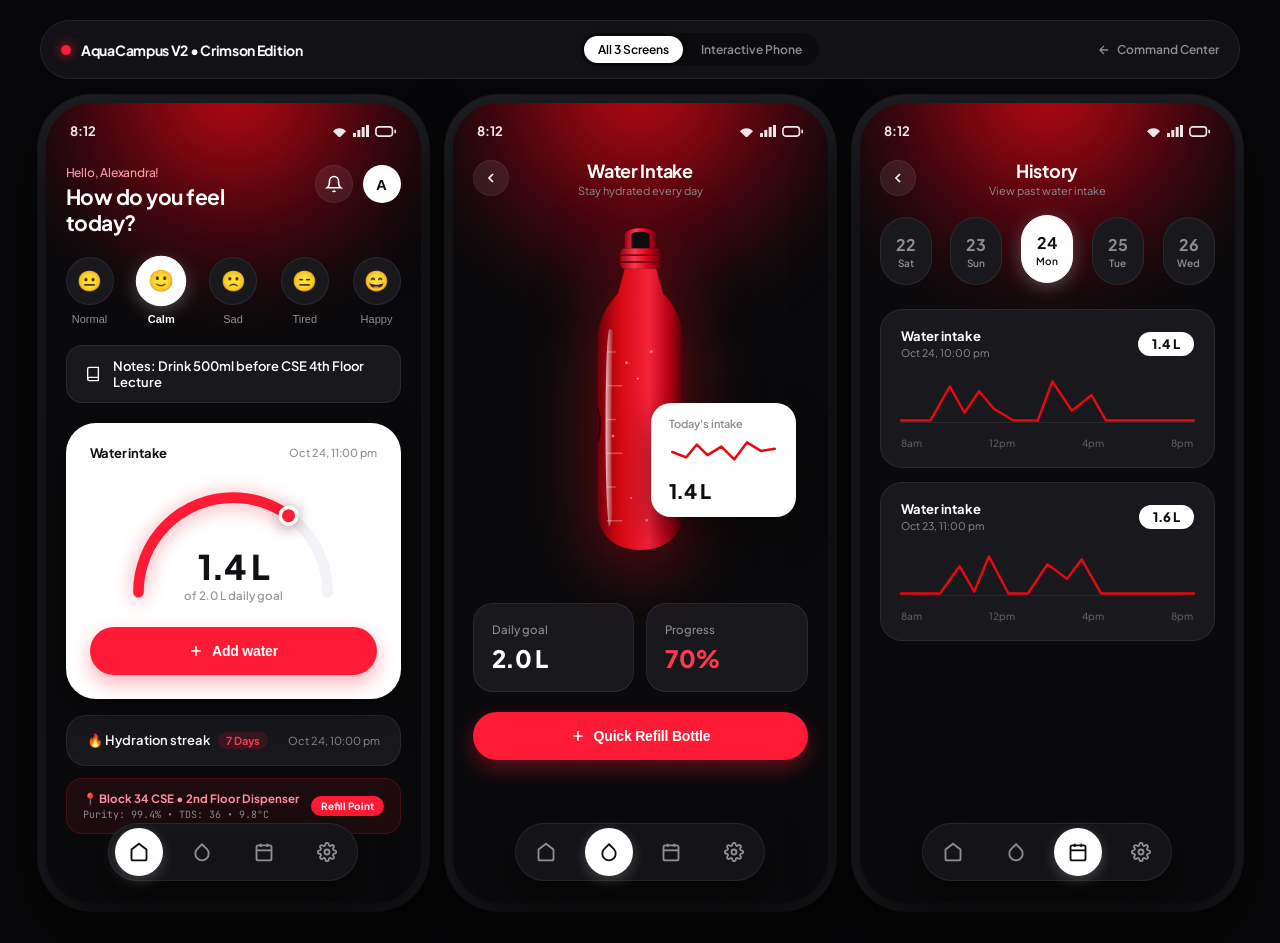
<file: app/index.html>
<!DOCTYPE html>
<html lang="en">
<head>
  <meta charset="UTF-8">
  <meta name="viewport" content="width=device-width, initial-scale=1.0, maximum-scale=1.0, user-scalable=no, viewport-fit=cover">
  <title>AquaCampus • Water Intake & Campus Telemetry</title>
  <link rel="manifest" href="manifest.json">
  <meta name="theme-color" content="#0C0C0E">
  <meta name="apple-mobile-web-app-capable" content="yes">
  <meta name="apple-mobile-web-app-status-bar-style" content="black-translucent">
  <link rel="icon" type="image/svg+xml" href="../logo.svg">
  <link rel="preconnect" href="https://fonts.googleapis.com">
  <link rel="preconnect" href="https://fonts.gstatic.com" crossorigin>
  <link href="https://fonts.googleapis.com/css2?family=Plus+Jakarta+Sans:wght@300;400;500;600;700;800&family=JetBrains+Mono:wght@400;500;600&display=swap" rel="stylesheet">

  <style>
    :root {
      --bg-pitch: #0A0A0C;
      --bg-dark: #101014;
      --card-dark: #18181D;
      --card-dark-subtle: #141418;
      --card-white: #FFFFFF;
      --text-white: #FFFFFF;
      --text-muted: #8E8E93;
      --text-subtle: #5C5C62;
      --text-dark: #0E0E12;
      --text-dark-muted: #6E6E73;
      --crimson-vibrant: #FF1A35;
      --crimson-primary: #E50914;
      --crimson-glow: #FF2B44;
      --crimson-deep: #7A000D;
      --border-subtle: rgba(255, 255, 255, 0.08);
      --border-light: rgba(255, 255, 255, 0.15);
      --font-main: 'Plus Jakarta Sans', -apple-system, BlinkMacSystemFont, 'Segoe UI', Roboto, sans-serif;
    }

    * {
      box-sizing: border-box;
      margin: 0;
      padding: 0;
      -webkit-tap-highlight-color: transparent;
      user-select: none;
    }

    body {
      background-color: #070709;
      color: var(--text-white);
      font-family: var(--font-main);
      min-height: 100vh;
      display: flex;
      flex-direction: column;
      align-items: center;
      justify-content: flex-start;
      overflow-x: hidden;
      padding: 20px 10px 40px;
    }

    /* Top Studio Controls Bar (for desktop preview & switching modes) */
    .studio-bar {
      display: flex;
      align-items: center;
      justify-content: space-between;
      width: 100%;
      max-width: 1200px;
      margin-bottom: 24px;
      padding: 12px 20px;
      background: rgba(24, 24, 29, 0.7);
      backdrop-filter: blur(20px);
      border: 1px solid var(--border-subtle);
      border-radius: 9999px;
      z-index: 100;
    }

    .brand-pill {
      display: flex;
      align-items: center;
      gap: 10px;
      font-weight: 700;
      font-size: 14px;
      letter-spacing: -0.3px;
    }

    .brand-dot {
      width: 10px;
      height: 10px;
      background: var(--crimson-vibrant);
      border-radius: 50%;
      box-shadow: 0 0 12px var(--crimson-vibrant);
      animation: pulse 2s infinite ease-in-out;
    }

    .mode-switch {
      display: flex;
      background: rgba(0, 0, 0, 0.4);
      border-radius: 9999px;
      padding: 3px;
      gap: 4px;
    }

    .mode-btn {
      background: transparent;
      border: none;
      color: var(--text-muted);
      padding: 6px 14px;
      font-size: 12px;
      font-weight: 600;
      border-radius: 9999px;
      cursor: pointer;
      transition: all 0.25s ease;
      font-family: var(--font-main);
    }

    .mode-btn.active {
      background: #FFFFFF;
      color: #000000;
      box-shadow: 0 2px 8px rgba(0, 0, 0, 0.3);
    }

    .back-to-cmd {
      display: flex;
      align-items: center;
      gap: 6px;
      color: var(--text-muted);
      text-decoration: none;
      font-size: 12px;
      font-weight: 600;
      transition: color 0.2s;
    }
    .back-to-cmd:hover {
      color: #FFFFFF;
    }

    /* Showcase Layout Container */
    .showcase-container {
      display: flex;
      gap: 32px;
      align-items: flex-start;
      justify-content: center;
      width: 100%;
      max-width: 1300px;
      transition: all 0.4s ease;
      flex-wrap: wrap;
    }

    /* Mobile Device Shell */
    .phone-frame {
      width: 375px;
      height: 800px;
      background: var(--bg-pitch);
      border-radius: 46px;
      box-shadow: 0 25px 60px rgba(0, 0, 0, 0.8), 0 0 0 8px #1E1E24, 0 0 0 9px rgba(255, 255, 255, 0.08);
      position: relative;
      overflow: hidden;
      display: flex;
      flex-direction: column;
      flex-shrink: 0;
      transition: transform 0.3s cubic-bezier(0.16, 1, 0.3, 1), box-shadow 0.3s ease;
    }

    .phone-frame:hover {
      box-shadow: 0 30px 80px rgba(229, 9, 20, 0.15), 0 0 0 8px #26262D, 0 0 0 9px rgba(255, 255, 255, 0.12);
    }

    /* Crimson Top Ambient Glow */
    .crimson-glow-bg {
      position: absolute;
      top: -120px;
      left: 50%;
      transform: translateX(-50%);
      width: 380px;
      height: 340px;
      background: radial-gradient(circle at 50% 30%, rgba(229, 9, 20, 0.85) 0%, rgba(150, 0, 16, 0.45) 45%, rgba(10, 10, 12, 0) 75%);
      filter: blur(28px);
      pointer-events: none;
      z-index: 1;
    }

    /* Status Bar */
    .phone-status-bar {
      height: 44px;
      padding: 12px 24px 0;
      display: flex;
      align-items: center;
      justify-content: space-between;
      font-size: 13px;
      font-weight: 700;
      color: rgba(255, 255, 255, 0.9);
      position: relative;
      z-index: 10;
    }

    .status-icons {
      display: flex;
      align-items: center;
      gap: 6px;
    }

    /* Phone Scrollable Body */
    .phone-body {
      flex: 1;
      overflow-y: auto;
      overflow-x: hidden;
      padding: 12px 20px 96px;
      position: relative;
      z-index: 5;
      scrollbar-width: none;
    }
    .phone-body::-webkit-scrollbar {
      display: none;
    }

    /* Floating Bottom Navigation Dock */
    .bottom-dock {
      position: absolute;
      bottom: 22px;
      left: 50%;
      transform: translateX(-50%);
      background: rgba(22, 22, 27, 0.88);
      backdrop-filter: blur(24px);
      -webkit-backdrop-filter: blur(24px);
      border: 1px solid rgba(255, 255, 255, 0.08);
      border-radius: 9999px;
      height: 58px;
      padding: 4px 6px;
      display: flex;
      align-items: center;
      justify-content: space-between;
      gap: 8px;
      width: 250px;
      box-shadow: 0 16px 36px rgba(0, 0, 0, 0.6);
      z-index: 50;
    }

    .dock-btn {
      width: 48px;
      height: 48px;
      border-radius: 50%;
      border: none;
      background: transparent;
      color: var(--text-muted);
      display: flex;
      align-items: center;
      justify-content: center;
      cursor: pointer;
      transition: all 0.25s cubic-bezier(0.16, 1, 0.3, 1);
    }

    .dock-btn svg {
      width: 20px;
      height: 20px;
      stroke-width: 2.2;
      transition: all 0.2s;
    }

    .dock-btn.active {
      background: #FFFFFF;
      color: #0E0E12;
      box-shadow: 0 4px 14px rgba(255, 255, 255, 0.2);
    }
    .dock-btn.active svg {
      stroke: #0E0E12;
    }

    /* Screen 1: Home View Specifics */
    .home-header {
      display: flex;
      justify-content: space-between;
      align-items: flex-start;
      margin-top: 6px;
      margin-bottom: 20px;
    }

    .greeting-sub {
      font-size: 12px;
      font-weight: 500;
      color: #FF9AA4;
      margin-bottom: 4px;
      letter-spacing: -0.2px;
    }

    .greeting-title {
      font-size: 21px;
      font-weight: 700;
      color: #FFFFFF;
      line-height: 1.25;
      letter-spacing: -0.5px;
    }

    .header-actions {
      display: flex;
      align-items: center;
      gap: 10px;
    }

    .action-circle-btn {
      width: 38px;
      height: 38px;
      border-radius: 50%;
      background: rgba(255, 255, 255, 0.08);
      border: 1px solid rgba(255, 255, 255, 0.06);
      color: #FFFFFF;
      display: flex;
      align-items: center;
      justify-content: center;
      cursor: pointer;
      transition: all 0.2s;
    }
    .action-circle-btn:hover {
      background: rgba(255, 255, 255, 0.15);
    }

    .avatar-btn {
      width: 38px;
      height: 38px;
      border-radius: 50%;
      background: #FFFFFF;
      color: #0E0E12;
      font-weight: 700;
      font-size: 15px;
      border: none;
      display: flex;
      align-items: center;
      justify-content: center;
      cursor: pointer;
    }

    /* Mood Selector Bar */
    .mood-section {
      margin-bottom: 20px;
    }

    .mood-row {
      display: flex;
      justify-content: space-between;
      align-items: center;
    }

    .mood-item {
      display: flex;
      flex-direction: column;
      align-items: center;
      gap: 8px;
      background: transparent;
      border: none;
      cursor: pointer;
    }

    .mood-circle {
      width: 48px;
      height: 48px;
      border-radius: 50%;
      background: #18181D;
      border: 1px solid rgba(255, 255, 255, 0.08);
      color: var(--text-muted);
      display: flex;
      align-items: center;
      justify-content: center;
      font-size: 20px;
      transition: all 0.25s cubic-bezier(0.16, 1, 0.3, 1);
    }

    .mood-label {
      font-size: 11px;
      font-weight: 500;
      color: var(--text-muted);
      transition: color 0.2s;
    }

    .mood-item.active .mood-circle {
      background: #FFFFFF;
      color: #0E0E12;
      border-color: #FFFFFF;
      box-shadow: 0 4px 16px rgba(255, 255, 255, 0.25);
      transform: scale(1.05);
    }
    .mood-item.active .mood-label {
      color: #FFFFFF;
      font-weight: 600;
    }

    /* Notes Pill */
    .notes-pill {
      background: #18181D;
      border: 1px solid var(--border-subtle);
      border-radius: 16px;
      padding: 12px 18px;
      display: flex;
      align-items: center;
      gap: 12px;
      color: #FFFFFF;
      font-size: 13px;
      font-weight: 600;
      margin-bottom: 20px;
      cursor: pointer;
      transition: all 0.2s ease;
    }
    .notes-pill:hover {
      background: #202026;
      border-color: rgba(255, 255, 255, 0.15);
    }

    /* Stark White Water Intake Hero Card */
    .hero-water-card {
      background: var(--card-white);
      border-radius: 30px;
      padding: 22px 24px 24px;
      color: var(--text-dark);
      margin-bottom: 16px;
      box-shadow: 0 16px 40px rgba(0, 0, 0, 0.35);
      position: relative;
    }

    .card-top-row {
      display: flex;
      justify-content: space-between;
      align-items: center;
      margin-bottom: 8px;
    }

    .card-title {
      font-size: 13px;
      font-weight: 700;
      letter-spacing: -0.2px;
      color: #111115;
    }

    .card-timestamp {
      font-size: 11px;
      font-weight: 500;
      color: #8E8E93;
    }

    /* Semi-Circle SVG Progress Gauge */
    .gauge-wrapper {
      position: relative;
      width: 100%;
      height: 140px;
      display: flex;
      align-items: center;
      justify-content: center;
      margin-top: 4px;
    }

    .gauge-svg {
      width: 250px;
      height: 130px;
      overflow: visible;
    }

    .gauge-track {
      fill: none;
      stroke: #F2F2F7;
      stroke-width: 9;
      stroke-linecap: round;
    }

    .gauge-progress {
      fill: none;
      stroke: var(--crimson-vibrant);
      stroke-width: 9;
      stroke-linecap: round;
      stroke-dasharray: 283;
      stroke-dashoffset: 85; /* Dynamic via JS */
      transition: stroke-dashoffset 0.8s cubic-bezier(0.16, 1, 0.3, 1);
      filter: drop-shadow(0 2px 8px rgba(229, 9, 20, 0.4));
    }

    .gauge-scrubber {
      fill: var(--crimson-vibrant);
      stroke: #FFFFFF;
      stroke-width: 3;
      filter: drop-shadow(0 2px 6px rgba(0, 0, 0, 0.3));
      transition: all 0.8s cubic-bezier(0.16, 1, 0.3, 1);
    }

    .gauge-center-stat {
      position: absolute;
      bottom: 6px;
      left: 50%;
      transform: translateX(-50%);
      text-align: center;
      display: flex;
      flex-direction: column;
      align-items: center;
    }

    .current-liters {
      font-size: 34px;
      font-weight: 800;
      color: #101014;
      line-height: 1;
      letter-spacing: -1px;
    }

    .goal-caption {
      font-size: 11.5px;
      font-weight: 500;
      color: #8E8E93;
      margin-top: 4px;
    }

    .add-water-btn {
      width: 100%;
      height: 48px;
      background: var(--crimson-vibrant);
      color: #FFFFFF;
      border: none;
      border-radius: 9999px;
      font-size: 14px;
      font-weight: 700;
      letter-spacing: -0.2px;
      cursor: pointer;
      display: flex;
      align-items: center;
      justify-content: center;
      gap: 8px;
      margin-top: 18px;
      transition: all 0.2s cubic-bezier(0.16, 1, 0.3, 1);
      box-shadow: 0 8px 20px rgba(255, 26, 53, 0.35);
    }
    .add-water-btn:hover {
      background: #FF2E47;
      transform: translateY(-1px);
      box-shadow: 0 10px 24px rgba(255, 26, 53, 0.45);
    }
    .add-water-btn:active {
      transform: scale(0.98);
    }

    /* Hydration Streak Card */
    .streak-card {
      background: var(--card-dark);
      border: 1px solid var(--border-subtle);
      border-radius: 20px;
      padding: 16px 20px;
      display: flex;
      align-items: center;
      justify-content: space-between;
      color: #FFFFFF;
      cursor: pointer;
      transition: background 0.2s;
    }
    .streak-card:hover {
      background: #1F1F26;
    }

    .streak-title {
      font-size: 13px;
      font-weight: 600;
      display: flex;
      align-items: center;
      gap: 8px;
    }

    .streak-time {
      font-size: 11px;
      color: var(--text-muted);
    }

    /* Campus Station Quick-Telemetry Banner */
    .campus-station-pill {
      margin-top: 12px;
      background: rgba(255, 26, 53, 0.08);
      border: 1px solid rgba(255, 26, 53, 0.2);
      border-radius: 16px;
      padding: 12px 16px;
      display: flex;
      align-items: center;
      justify-content: space-between;
      cursor: pointer;
    }

    .station-info {
      display: flex;
      flex-direction: column;
      gap: 2px;
    }
    .station-name {
      font-size: 11.5px;
      font-weight: 700;
      color: #FF8F9B;
    }
    .station-telemetry {
      font-size: 10px;
      color: var(--text-muted);
      font-family: 'JetBrains Mono', monospace;
    }

    .refill-badge {
      background: var(--crimson-vibrant);
      color: #FFFFFF;
      font-size: 10px;
      font-weight: 700;
      padding: 4px 10px;
      border-radius: 9999px;
    }

    /* Screen 2: Bottle View Specifics */
    .screen-header {
      display: flex;
      align-items: center;
      justify-content: space-between;
      margin-bottom: 20px;
      position: relative;
    }

    .back-btn {
      width: 36px;
      height: 36px;
      border-radius: 50%;
      background: rgba(255, 255, 255, 0.08);
      border: 1px solid rgba(255, 255, 255, 0.06);
      color: #FFFFFF;
      display: flex;
      align-items: center;
      justify-content: center;
      cursor: pointer;
    }

    .screen-title-group {
      text-align: center;
      flex: 1;
      padding-right: 36px; /* Balance back btn */
    }

    .screen-title {
      font-size: 18px;
      font-weight: 700;
      color: #FFFFFF;
      letter-spacing: -0.3px;
    }

    .screen-subtitle {
      font-size: 11px;
      color: var(--text-muted);
      margin-top: 2px;
    }

    /* 3D Glossy Water Bottle Stage */
    .bottle-stage {
      position: relative;
      width: 100%;
      height: 380px;
      display: flex;
      align-items: center;
      justify-content: center;
      margin-top: -10px;
      margin-bottom: 16px;
    }

    .bottle-svg {
      height: 360px;
      filter: drop-shadow(0 15px 35px rgba(229, 9, 20, 0.5));
      animation: floatBottle 6s ease-in-out infinite;
    }

    @keyframes floatBottle {
      0%, 100% { transform: translateY(0px) rotate(0deg); }
      50% { transform: translateY(-8px) rotate(-1deg); }
    }

    /* Floating Overlay Card on Bottle */
    .bottle-overlay-card {
      position: absolute;
      right: 12px;
      bottom: 70px;
      background: #FFFFFF;
      color: #0E0E12;
      border-radius: 20px;
      padding: 14px 18px;
      box-shadow: 0 16px 36px rgba(0, 0, 0, 0.45);
      z-index: 10;
      width: 145px;
    }

    .overlay-title {
      font-size: 11px;
      font-weight: 600;
      color: #8E8E93;
    }

    .sparkline-svg {
      width: 100%;
      height: 32px;
      margin: 6px 0;
    }

    .overlay-stat {
      font-size: 20px;
      font-weight: 800;
      color: #0E0E12;
      letter-spacing: -0.5px;
    }

    /* Dual Stat Grid */
    .stat-grid-row {
      display: grid;
      grid-template-columns: 1fr 1fr;
      gap: 12px;
      margin-bottom: 20px;
    }

    .grid-stat-card {
      background: var(--card-dark);
      border: 1px solid var(--border-subtle);
      border-radius: 20px;
      padding: 18px;
      display: flex;
      flex-direction: column;
      gap: 6px;
    }

    .grid-stat-label {
      font-size: 11.5px;
      font-weight: 500;
      color: var(--text-muted);
    }

    .grid-stat-val {
      font-size: 24px;
      font-weight: 800;
      color: #FFFFFF;
      letter-spacing: -0.5px;
    }

    /* Screen 3: History View Specifics */
    .date-strip {
      display: flex;
      justify-content: space-between;
      align-items: center;
      margin-bottom: 24px;
    }

    .date-pill {
      display: flex;
      flex-direction: column;
      align-items: center;
      justify-content: center;
      width: 52px;
      height: 68px;
      border-radius: 26px;
      background: #18181D;
      border: 1px solid var(--border-subtle);
      color: var(--text-muted);
      cursor: pointer;
      transition: all 0.25s cubic-bezier(0.16, 1, 0.3, 1);
    }

    .date-num {
      font-size: 16px;
      font-weight: 700;
    }
    .date-day {
      font-size: 10px;
      font-weight: 600;
      margin-top: 2px;
    }

    .date-pill.active {
      background: #FFFFFF;
      color: #0E0E12;
      border-color: #FFFFFF;
      box-shadow: 0 4px 18px rgba(255, 255, 255, 0.25);
      transform: translateY(-2px);
    }

    /* History Cards */
    .history-card {
      background: var(--card-dark);
      border: 1px solid var(--border-subtle);
      border-radius: 22px;
      padding: 18px 20px;
      margin-bottom: 14px;
      transition: all 0.2s;
    }
    .history-card:hover {
      background: #1D1D23;
    }

    .history-top {
      display: flex;
      justify-content: space-between;
      align-items: center;
      margin-bottom: 12px;
    }

    .history-badge {
      background: #FFFFFF;
      color: #0E0E12;
      font-size: 13px;
      font-weight: 800;
      padding: 4px 14px;
      border-radius: 9999px;
      display: inline-block;
    }

    .history-chart-wrapper {
      position: relative;
      width: 100%;
      height: 60px;
      margin: 10px 0 6px;
    }

    .history-chart-svg {
      width: 100%;
      height: 100%;
      overflow: visible;
    }

    .chart-labels {
      display: flex;
      justify-content: space-between;
      font-size: 10px;
      font-weight: 500;
      color: var(--text-subtle);
    }

    /* Interactive Add Water Modal Sheet */
    .modal-backdrop {
      position: fixed;
      inset: 0;
      background: rgba(0, 0, 0, 0.7);
      backdrop-filter: blur(12px);
      z-index: 200;
      display: none;
      align-items: flex-end;
      justify-content: center;
      padding-bottom: 20px;
      animation: fadeIn 0.2s ease;
    }
    .modal-backdrop.open {
      display: flex;
    }

    @keyframes fadeIn {
      from { opacity: 0; }
      to { opacity: 1; }
    }

    .modal-sheet {
      background: #18181D;
      border: 1px solid var(--border-light);
      border-radius: 36px;
      width: 100%;
      max-width: 375px;
      padding: 24px 22px 28px;
      box-shadow: 0 20px 50px rgba(0, 0, 0, 0.9);
      animation: slideUp 0.3s cubic-bezier(0.16, 1, 0.3, 1);
    }

    @keyframes slideUp {
      from { transform: translateY(100%); }
      to { transform: translateY(0); }
    }

    .modal-handle {
      width: 40px;
      height: 4px;
      background: rgba(255, 255, 255, 0.2);
      border-radius: 9999px;
      margin: 0 auto 18px;
    }

    .preset-grid {
      display: grid;
      grid-template-columns: repeat(3, 1fr);
      gap: 10px;
      margin: 18px 0;
    }

    .preset-btn {
      background: #22222A;
      border: 1px solid var(--border-subtle);
      border-radius: 18px;
      padding: 14px 10px;
      color: #FFFFFF;
      display: flex;
      flex-direction: column;
      align-items: center;
      gap: 4px;
      cursor: pointer;
      transition: all 0.2s;
    }
    .preset-btn:hover {
      background: rgba(229, 9, 20, 0.2);
      border-color: var(--crimson-vibrant);
    }
    .preset-vol {
      font-size: 16px;
      font-weight: 700;
    }
    .preset-desc {
      font-size: 10px;
      color: var(--text-muted);
    }

    /* Single Device View vs 3-Screens Showcase Switch */
    body.single-view .phone-frame:not(.current-active-frame) {
      display: none;
    }
    body.single-view .showcase-container {
      justify-content: center;
    }

    @keyframes pulse {
      0%, 100% { opacity: 1; transform: scale(1); }
      50% { opacity: 0.6; transform: scale(0.9); }
    }

    /* Responsive Mobile Mode */
    @media (max-width: 500px) {
      body {
        padding: 0;
        background: #000000;
      }
      .studio-bar {
        border-radius: 0;
        margin-bottom: 0;
        border-left: none;
        border-right: none;
        border-top: none;
      }
      .phone-frame {
        width: 100vw;
        height: 100dvh;
        border-radius: 0;
        box-shadow: none;
      }
      .phone-frame:not(.current-active-frame) {
        display: none !important;
      }
    }
  </style>
</head>
<body>

  <!-- Top Studio Bar -->
  <header class="studio-bar">
    <div class="brand-pill">
      <div class="brand-dot"></div>
      <span>AquaCampus V2 • Crimson Edition</span>
    </div>

    <div class="mode-switch">
      <button class="mode-btn active" id="btnShowcaseMode" onclick="setMode('showcase')">All 3 Screens</button>
      <button class="mode-btn" id="btnSingleMode" onclick="setMode('single')">Interactive Phone</button>
    </div>

    <a href="../index.html" class="back-to-cmd">
      <svg width="14" height="14" viewBox="0 0 24 24" fill="none" stroke="currentColor" stroke-width="2.2"><path d="M19 12H5M12 19l-7-7 7-7"/></svg>
      <span>Command Center</span>
    </a>
  </header>

  <!-- Main Showcase Container -->
  <main class="showcase-container" id="showcaseWrap">

    <!-- ========================================== -->
    <!-- SCREEN 1: HOME & WATER INTAKE PROGRESS -->
    <!-- ========================================== -->
    <div class="phone-frame current-active-frame" id="frameHome">
      <div class="crimson-glow-bg"></div>

      <!-- Status Bar -->
      <div class="phone-status-bar">
        <span class="status-time" id="statusClock1">9:41</span>
        <div class="status-icons">
          <svg width="15" height="11" viewBox="0 0 16 12" fill="currentColor"><path d="M8 2.5c2.8 0 5.3 1.2 7.1 3.1L8 12.8.9 5.6C2.7 3.7 5.2 2.5 8 2.5z"/></svg>
          <svg width="16" height="12" viewBox="0 0 16 12" fill="currentColor"><path d="M0 12h3V8H0v4zm4.3 0h3V5h-3v7zm4.4 0h3V2h-3v10zm4.3 0h3V0h-3v12z"/></svg>
          <svg width="22" height="11" viewBox="0 0 24 12" fill="none" stroke="currentColor" stroke-width="1.8"><rect x="1" y="1" width="18" height="10" rx="3"/><path d="M22 4v4" fill="currentColor"/></svg>
        </div>
      </div>

      <!-- Scrollable Phone Body -->
      <div class="phone-body">
        
        <!-- Header -->
        <div class="home-header">
          <div>
            <div class="greeting-sub" id="greetingName">Hello, Alexandra!</div>
            <h1 class="greeting-title">How do you feel<br>today?</h1>
          </div>
          <div class="header-actions">
            <button class="action-circle-btn" onclick="showNotificationAlert()" title="Alerts">
              <svg width="18" height="18" viewBox="0 0 24 24" fill="none" stroke="currentColor" stroke-width="2.2"><path d="M18 8A6 6 0 0 0 6 8c0 7-3 9-3 9h18s-3-2-3-9"></path><path d="M13.73 21a2 2 0 0 1-3.46 0"></path></svg>
            </button>
            <button class="avatar-btn" onclick="openProfileSettings()" title="Profile">A</button>
          </div>
        </div>

        <!-- Mood Selector Row -->
        <div class="mood-section">
          <div class="mood-row">
            <button class="mood-item" data-mood="normal" onclick="setMood(this, 'Normal')">
              <div class="mood-circle">😐</div>
              <span class="mood-label">Normal</span>
            </button>
            <button class="mood-item active" data-mood="calm" onclick="setMood(this, 'Calm')">
              <div class="mood-circle">🙂</div>
              <span class="mood-label">Calm</span>
            </button>
            <button class="mood-item" data-mood="sad" onclick="setMood(this, 'Sad')">
              <div class="mood-circle">🙁</div>
              <span class="mood-label">Sad</span>
            </button>
            <button class="mood-item" data-mood="tired" onclick="setMood(this, 'Tired')">
              <div class="mood-circle">😑</div>
              <span class="mood-label">Tired</span>
            </button>
            <button class="mood-item" data-mood="happy" onclick="setMood(this, 'Happy')">
              <div class="mood-circle">😄</div>
              <span class="mood-label">Happy</span>
            </button>
          </div>
        </div>

        <!-- Notes Pill -->
        <div class="notes-pill" onclick="openNotesModal()">
          <svg width="18" height="18" viewBox="0 0 24 24" fill="none" stroke="currentColor" stroke-width="2"><path d="M4 19.5A2.5 2.5 0 0 1 6.5 17H20"></path><path d="M6.5 2H20v20H6.5A2.5 2.5 0 0 1 4 19.5v-15A2.5 2.5 0 0 1 6.5 2z"></path></svg>
          <span id="notesPreviewText">Notes: Drink 500ml before CSE 4th Floor Lecture</span>
        </div>

        <!-- Hero Card: Water Intake (Stark White) -->
        <div class="hero-water-card">
          <div class="card-top-row">
            <span class="card-title">Water intake</span>
            <span class="card-timestamp" id="liveTimestamp">Oct 24, 11:00 pm</span>
          </div>

          <!-- Semicircular SVG Gauge -->
          <div class="gauge-wrapper">
            <svg class="gauge-svg" viewBox="0 0 200 110">
              <!-- Background Arc -->
              <path class="gauge-track" d="M 20 100 A 80 80 0 0 1 180 100"/>
              <!-- Crimson Progress Arc -->
              <path class="gauge-progress" id="gaugeProgressPath" d="M 20 100 A 80 80 0 0 1 180 100"/>
              <!-- Scrubber Dot -->
              <circle class="gauge-scrubber" id="gaugeScrubberDot" cx="140" cy="38" r="7"/>
            </svg>

            <!-- Center Metric -->
            <div class="gauge-center-stat">
              <div class="current-liters" id="displayLiters">1.4 L</div>
              <div class="goal-caption" id="displayGoalCaption">of 2.0 L daily goal</div>
            </div>
          </div>

          <!-- Add Water Action Button -->
          <button class="add-water-btn" onclick="openAddWaterModal()">
            <svg width="16" height="16" viewBox="0 0 24 24" fill="none" stroke="currentColor" stroke-width="2.5"><path d="M12 5v14M5 12h14"/></svg>
            <span>Add water</span>
          </button>
        </div>

        <!-- Hydration Streak -->
        <div class="streak-card" onclick="switchPhoneTab('history')">
          <div class="streak-title">
            <span>🔥 Hydration streak</span>
            <span style="font-size:11px; font-weight:700; color:#FF3B53; background:rgba(255,26,53,0.15); padding:2px 8px; border-radius:9999px;">7 Days</span>
          </div>
          <span class="streak-time">Oct 24, 10:00 pm</span>
        </div>

        <!-- AquaCampus V2 Telemetry Quick Station -->
        <div class="campus-station-pill" onclick="switchPhoneTab('bottle')">
          <div class="station-info">
            <span class="station-name">📍 Block 34 CSE • 2nd Floor Dispenser</span>
            <span class="station-telemetry">Purity: 99.4% • TDS: 36 • 9.8°C</span>
          </div>
          <span class="refill-badge">Refill Point</span>
        </div>

      </div>

      <!-- Floating Dock -->
      <nav class="bottom-dock">
        <button class="dock-btn active" onclick="switchPhoneTab('home')" title="Home">
          <svg viewBox="0 0 24 24" fill="none" stroke="currentColor"><path d="M3 9l9-7 9 7v11a2 2 0 0 1-2 2H5a2 2 0 0 1-2-2z"></path></svg>
        </button>
        <button class="dock-btn" onclick="switchPhoneTab('bottle')" title="Bottle & Intake">
          <svg viewBox="0 0 24 24" fill="none" stroke="currentColor"><path d="M12 2.69l5.66 5.66a8 8 0 1 1-11.31 0z"></path></svg>
        </button>
        <button class="dock-btn" onclick="switchPhoneTab('history')" title="History">
          <svg viewBox="0 0 24 24" fill="none" stroke="currentColor"><rect x="3" y="4" width="18" height="18" rx="2" ry="2"></rect><line x1="16" y1="2" x2="16" y2="6"></line><line x1="8" y1="2" x2="8" y2="6"></line><line x1="3" y1="10" x2="21" y2="10"></line></svg>
        </button>
        <button class="dock-btn" onclick="openProfileSettings()" title="Settings">
          <svg viewBox="0 0 24 24" fill="none" stroke="currentColor"><circle cx="12" cy="12" r="3"></circle><path d="M19.4 15a1.65 1.65 0 0 0 .33 1.82l.06.06a2 2 0 0 1 0 2.83 2 2 0 0 1-2.83 0l-.06-.06a1.65 1.65 0 0 0-1.82-.33 1.65 1.65 0 0 0-1 1.51V21a2 2 0 0 1-2 2 2 2 0 0 1-2-2v-.09A1.65 1.65 0 0 0 9 19.4a1.65 1.65 0 0 0-1.82.33l-.06.06a2 2 0 0 1-2.83 0 2 2 0 0 1 0-2.83l.06-.06a1.65 1.65 0 0 0 .33-1.82 1.65 1.65 0 0 0-1.51-1H3a2 2 0 0 1-2-2 2 2 0 0 1 2-2h.09A1.65 1.65 0 0 0 4.6 9a1.65 1.65 0 0 0-.33-1.82l-.06-.06a2 2 0 0 1 0-2.83 2 2 0 0 1 2.83 0l.06.06a1.65 1.65 0 0 0 1.82.33H9a1.65 1.65 0 0 0 1-1.51V3a2 2 0 0 1 2-2 2 2 0 0 1 2 2v.09a1.65 1.65 0 0 0 1 1.51 1.65 1.65 0 0 0 1.82-.33l.06-.06a2 2 0 0 1 2.83 0 2 2 0 0 1 0 2.83l-.06.06a1.65 1.65 0 0 0-.33 1.82V9a1.65 1.65 0 0 0 1.51 1H21a2 2 0 0 1 2 2 2 2 0 0 1-2 2h-.09a1.65 1.65 0 0 0-1.51 1z"></path></svg>
        </button>
      </nav>
    </div>


    <!-- ========================================== -->
    <!-- SCREEN 2: 3D WATER BOTTLE & INTAKE VIEW -->
    <!-- ========================================== -->
    <div class="phone-frame" id="frameBottle">
      <div class="crimson-glow-bg"></div>

      <!-- Status Bar -->
      <div class="phone-status-bar">
        <span class="status-time">9:41</span>
        <div class="status-icons">
          <svg width="15" height="11" viewBox="0 0 16 12" fill="currentColor"><path d="M8 2.5c2.8 0 5.3 1.2 7.1 3.1L8 12.8.9 5.6C2.7 3.7 5.2 2.5 8 2.5z"/></svg>
          <svg width="16" height="12" viewBox="0 0 16 12" fill="currentColor"><path d="M0 12h3V8H0v4zm4.3 0h3V5h-3v7zm4.4 0h3V2h-3v10zm4.3 0h3V0h-3v12z"/></svg>
          <svg width="22" height="11" viewBox="0 0 24 12" fill="none" stroke="currentColor" stroke-width="1.8"><rect x="1" y="1" width="18" height="10" rx="3"/><path d="M22 4v4" fill="currentColor"/></svg>
        </div>
      </div>

      <!-- Scrollable Body -->
      <div class="phone-body">
        
        <!-- Screen Header -->
        <div class="screen-header">
          <button class="back-btn" onclick="switchPhoneTab('home')">
            <svg width="16" height="16" viewBox="0 0 24 24" fill="none" stroke="currentColor" stroke-width="2.5"><path d="M15 18l-6-6 6-6"/></svg>
          </button>
          <div class="screen-title-group">
            <h2 class="screen-title">Water Intake</h2>
            <div class="screen-subtitle">Stay hydrated every day</div>
          </div>
        </div>

        <!-- 3D Bottle Showcase Stage -->
        <div class="bottle-stage">
          <!-- Procedural SVG 3D Glossy Crimson Water Bottle -->
          <svg class="bottle-svg" viewBox="0 0 120 320" fill="none" xmlns="http://www.w3.org/2000/svg">
            <defs>
              <!-- Glass & Liquid Gradients -->
              <linearGradient id="bottleCap" x1="0%" y1="0%" x2="100%" y2="0%">
                <stop offset="0%" stop-color="#9E0011"/>
                <stop offset="35%" stop-color="#FF3850"/>
                <stop offset="70%" stop-color="#D60017"/>
                <stop offset="100%" stop-color="#69000C"/>
              </linearGradient>

              <linearGradient id="bottleBody" x1="0%" y1="0%" x2="100%" y2="0%">
                <stop offset="0%" stop-color="#73000D" stop-opacity="0.95"/>
                <stop offset="25%" stop-color="#E50914" stop-opacity="0.9"/>
                <stop offset="60%" stop-color="#FF243D" stop-opacity="0.95"/>
                <stop offset="85%" stop-color="#B80014" stop-opacity="0.95"/>
                <stop offset="100%" stop-color="#4A0008" stop-opacity="0.98"/>
              </linearGradient>

              <linearGradient id="waterFluid" x1="0%" y1="0%" x2="100%" y2="0%">
                <stop offset="0%" stop-color="#FF1A35"/>
                <stop offset="50%" stop-color="#FF5269"/>
                <stop offset="100%" stop-color="#C70014"/>
              </linearGradient>

              <linearGradient id="glossHighlight" x1="0%" y1="0%" x2="100%" y2="0%">
                <stop offset="0%" stop-color="#FFFFFF" stop-opacity="0.75"/>
                <stop offset="100%" stop-color="#FFFFFF" stop-opacity="0"/>
              </linearGradient>

              <radialGradient id="dropletGlow" cx="40%" cy="40%" r="50%">
                <stop offset="0%" stop-color="#FFFFFF" stop-opacity="0.9"/>
                <stop offset="60%" stop-color="#FF6B7D" stop-opacity="0.4"/>
                <stop offset="100%" stop-color="#FF1A35" stop-opacity="0"/>
              </radialGradient>
            </defs>

            <!-- Loop Ring Handle -->
            <path d="M 46 16 C 46 8, 74 8, 74 16 L 74 28 L 46 28 Z" fill="url(#bottleCap)"/>
            <path d="M 52 16 C 52 12, 68 12, 68 16 L 68 28 L 52 28 Z" fill="#0C0C0E"/>

            <!-- Cap Collar -->
            <rect x="42" y="28" width="36" height="18" rx="4" fill="url(#bottleCap)"/>
            <line x1="42" y1="34" x2="78" y2="34" stroke="#4A0008" stroke-width="1.5"/>
            <line x1="42" y1="40" x2="78" y2="40" stroke="#4A0008" stroke-width="1.5"/>

            <!-- Bottle Neck -->
            <path d="M 46 46 L 40 68 C 30 78, 22 92, 22 110 L 22 260 C 22 284, 38 296, 60 296 C 82 296, 98 284, 98 260 L 98 110 C 98 92, 90 78, 80 68 L 74 46 Z" fill="url(#bottleBody)"/>

            <!-- Measurement Ticks -->
            <g opacity="0.3" stroke="#FFFFFF" stroke-width="1.2">
              <line x1="30" y1="120" x2="38" y2="120"/><line x1="30" y1="150" x2="44" y2="150"/>
              <line x1="30" y1="180" x2="38" y2="180"/><line x1="30" y1="210" x2="44" y2="210"/>
              <line x1="30" y1="240" x2="38" y2="240"/><line x1="30" y1="270" x2="44" y2="270"/>
            </g>

            <!-- Ergonomic Grips -->
            <path d="M 22 170 Q 26 185 22 200" stroke="#380006" stroke-width="2" fill="none"/>
            <path d="M 98 170 Q 94 185 98 200" stroke="#FF5269" stroke-width="2" fill="none" opacity="0.6"/>

            <!-- Condensation Droplets -->
            <circle cx="48" cy="130" r="2.2" fill="url(#dropletGlow)"/>
            <circle cx="58" cy="144" r="1.8" fill="url(#dropletGlow)"/>
            <circle cx="70" cy="120" r="2.5" fill="url(#dropletGlow)"/>
            <circle cx="36" cy="195" r="2" fill="url(#dropletGlow)"/>
            <circle cx="82" cy="225" r="2.4" fill="url(#dropletGlow)"/>
            <circle cx="52" cy="250" r="1.6" fill="url(#dropletGlow)"/>
            <circle cx="66" cy="270" r="2.2" fill="url(#dropletGlow)"/>

            <!-- Glossy Highlight Reflection Down Left Edge -->
            <path d="M 32 100 C 28 115, 28 250, 32 275 C 33 275, 36 270, 35 250 C 34 230, 34 115, 36 100 Z" fill="url(#glossHighlight)"/>
          </svg>

          <!-- Floating White Card (Today's Intake) -->
          <div class="bottle-overlay-card">
            <div class="overlay-title">Today's intake</div>
            <!-- Red Sparkline -->
            <svg class="sparkline-svg" viewBox="0 0 100 30">
              <path d="M 2 15 L 15 20 L 25 8 L 35 18 L 48 10 L 60 22 L 72 6 L 85 14 L 98 12" fill="none" stroke="#E50914" stroke-width="2.4" stroke-linecap="round" stroke-linejoin="round"/>
            </svg>
            <div class="overlay-stat" id="bottleOverlayStat">1.4 L</div>
          </div>
        </div>

        <!-- Stat Grid (Daily Goal & Progress) -->
        <div class="stat-grid-row">
          <div class="grid-stat-card">
            <span class="grid-stat-label">Daily goal</span>
            <span class="grid-stat-val" id="statDailyGoal">2.0 L</span>
          </div>
          <div class="grid-stat-card">
            <span class="grid-stat-label">Progress</span>
            <span class="grid-stat-val" id="statProgressPct" style="color:#FF3850;">70%</span>
          </div>
        </div>

        <!-- Quick Log Actions -->
        <button class="add-water-btn" onclick="openAddWaterModal()" style="margin-top:0;">
          <svg width="16" height="16" viewBox="0 0 24 24" fill="none" stroke="currentColor" stroke-width="2.5"><path d="M12 5v14M5 12h14"/></svg>
          <span>Quick Refill Bottle</span>
        </button>

      </div>

      <!-- Floating Dock -->
      <nav class="bottom-dock">
        <button class="dock-btn" onclick="switchPhoneTab('home')">
          <svg viewBox="0 0 24 24" fill="none" stroke="currentColor"><path d="M3 9l9-7 9 7v11a2 2 0 0 1-2 2H5a2 2 0 0 1-2-2z"></path></svg>
        </button>
        <button class="dock-btn active" onclick="switchPhoneTab('bottle')">
          <svg viewBox="0 0 24 24" fill="none" stroke="currentColor"><path d="M12 2.69l5.66 5.66a8 8 0 1 1-11.31 0z"></path></svg>
        </button>
        <button class="dock-btn" onclick="switchPhoneTab('history')">
          <svg viewBox="0 0 24 24" fill="none" stroke="currentColor"><rect x="3" y="4" width="18" height="18" rx="2" ry="2"></rect><line x1="16" y1="2" x2="16" y2="6"></line><line x1="8" y1="2" x2="8" y2="6"></line><line x1="3" y1="10" x2="21" y2="10"></line></svg>
        </button>
        <button class="dock-btn" onclick="openProfileSettings()">
          <svg viewBox="0 0 24 24" fill="none" stroke="currentColor"><circle cx="12" cy="12" r="3"></circle><path d="M19.4 15a1.65 1.65 0 0 0 .33 1.82l.06.06a2 2 0 0 1 0 2.83 2 2 0 0 1-2.83 0l-.06-.06a1.65 1.65 0 0 0-1.82-.33 1.65 1.65 0 0 0-1 1.51V21a2 2 0 0 1-2 2 2 2 0 0 1-2-2v-.09A1.65 1.65 0 0 0 9 19.4a1.65 1.65 0 0 0-1.82.33l-.06.06a2 2 0 0 1-2.83 0 2 2 0 0 1 0-2.83l.06-.06a1.65 1.65 0 0 0 .33-1.82 1.65 1.65 0 0 0-1.51-1H3a2 2 0 0 1-2-2 2 2 0 0 1 2-2h.09A1.65 1.65 0 0 0 4.6 9a1.65 1.65 0 0 0-.33-1.82l-.06-.06a2 2 0 0 1 0-2.83 2 2 0 0 1 2.83 0l.06.06a1.65 1.65 0 0 0 1.82.33H9a1.65 1.65 0 0 0 1-1.51V3a2 2 0 0 1 2-2 2 2 0 0 1 2 2v.09a1.65 1.65 0 0 0 1 1.51 1.65 1.65 0 0 0 1.82-.33l.06-.06a2 2 0 0 1 2.83 0 2 2 0 0 1 0 2.83l-.06.06a1.65 1.65 0 0 0-.33 1.82V9a1.65 1.65 0 0 0 1.51 1H21a2 2 0 0 1 2 2 2 2 0 0 1-2 2h-.09a1.65 1.65 0 0 0-1.51 1z"></path></svg>
        </button>
      </nav>
    </div>


    <!-- ========================================== -->
    <!-- SCREEN 3: HISTORY & INTAKE TELEMETRY -->
    <!-- ========================================== -->
    <div class="phone-frame" id="frameHistory">
      <div class="crimson-glow-bg"></div>

      <!-- Status Bar -->
      <div class="phone-status-bar">
        <span class="status-time">9:41</span>
        <div class="status-icons">
          <svg width="15" height="11" viewBox="0 0 16 12" fill="currentColor"><path d="M8 2.5c2.8 0 5.3 1.2 7.1 3.1L8 12.8.9 5.6C2.7 3.7 5.2 2.5 8 2.5z"/></svg>
          <svg width="16" height="12" viewBox="0 0 16 12" fill="currentColor"><path d="M0 12h3V8H0v4zm4.3 0h3V5h-3v7zm4.4 0h3V2h-3v10zm4.3 0h3V0h-3v12z"/></svg>
          <svg width="22" height="11" viewBox="0 0 24 12" fill="none" stroke="currentColor" stroke-width="1.8"><rect x="1" y="1" width="18" height="10" rx="3"/><path d="M22 4v4" fill="currentColor"/></svg>
        </div>
      </div>

      <!-- Scrollable Body -->
      <div class="phone-body">
        
        <!-- Screen Header -->
        <div class="screen-header">
          <button class="back-btn" onclick="switchPhoneTab('home')">
            <svg width="16" height="16" viewBox="0 0 24 24" fill="none" stroke="currentColor" stroke-width="2.5"><path d="M15 18l-6-6 6-6"/></svg>
          </button>
          <div class="screen-title-group">
            <h2 class="screen-title">History</h2>
            <div class="screen-subtitle">View past water intake</div>
          </div>
        </div>

        <!-- Horizontal Date Strip -->
        <div class="date-strip">
          <div class="date-pill" onclick="selectDate(this, '22 Sat', '1.2 L')">
            <span class="date-num">22</span>
            <span class="date-day">Sat</span>
          </div>
          <div class="date-pill" onclick="selectDate(this, '23 Sun', '1.6 L')">
            <span class="date-num">23</span>
            <span class="date-day">Sun</span>
          </div>
          <div class="date-pill active" onclick="selectDate(this, '24 Mon', '1.4 L')">
            <span class="date-num">24</span>
            <span class="date-day">Mon</span>
          </div>
          <div class="date-pill" onclick="selectDate(this, '25 Tue', '1.8 L')">
            <span class="date-num">25</span>
            <span class="date-day">Tue</span>
          </div>
          <div class="date-pill" onclick="selectDate(this, '26 Wed', '1.5 L')">
            <span class="date-num">26</span>
            <span class="date-day">Wed</span>
          </div>
        </div>

        <!-- History Log Card 1 -->
        <div class="history-card">
          <div class="history-top">
            <div>
              <div style="font-size:13px; font-weight:700; color:#FFFFFF;">Water intake</div>
              <div style="font-size:10.5px; color:#8E8E93; margin-top:2px;">Oct 24, 10:00 pm</div>
            </div>
            <div class="history-badge">1.4 L</div>
          </div>

          <!-- Red ECG-Style Telemetry Waveform -->
          <div class="history-chart-wrapper">
            <svg class="history-chart-svg" viewBox="0 0 300 60">
              <!-- Gradient under line -->
              <defs>
                <linearGradient id="chartGrad1" x1="0" y1="0" x2="0" y2="1">
                  <stop offset="0%" stop-color="#FF1A35" stop-opacity="0.25"/>
                  <stop offset="100%" stop-color="#FF1A35" stop-opacity="0"/>
                </linearGradient>
              </defs>
              <path d="M 0 50 L 30 50 L 50 15 L 65 42 L 80 20 L 95 38 L 115 50 L 140 50 L 155 10 L 175 40 L 195 24 L 210 50 L 250 50 L 300 50" fill="none" stroke="#E50914" stroke-width="2.5" stroke-linecap="round" stroke-linejoin="round"/>
              <line x1="0" y1="52" x2="300" y2="52" stroke="rgba(255,255,255,0.08)" stroke-width="1"/>
            </svg>
          </div>

          <div class="chart-labels">
            <span>8am</span>
            <span>12pm</span>
            <span>4pm</span>
            <span>8pm</span>
          </div>
        </div>

        <!-- History Log Card 2 -->
        <div class="history-card">
          <div class="history-top">
            <div>
              <div style="font-size:13px; font-weight:700; color:#FFFFFF;">Water intake</div>
              <div style="font-size:10.5px; color:#8E8E93; margin-top:2px;">Oct 23, 11:00 pm</div>
            </div>
            <div class="history-badge">1.6 L</div>
          </div>

          <!-- Red Telemetry Waveform -->
          <div class="history-chart-wrapper">
            <svg class="history-chart-svg" viewBox="0 0 300 60">
              <path d="M 0 50 L 40 50 L 60 22 L 75 48 L 90 12 L 110 50 L 130 50 L 150 20 L 170 35 L 185 15 L 205 50 L 250 50 L 300 50" fill="none" stroke="#E50914" stroke-width="2.5" stroke-linecap="round" stroke-linejoin="round"/>
              <line x1="0" y1="52" x2="300" y2="52" stroke="rgba(255,255,255,0.08)" stroke-width="1"/>
            </svg>
          </div>

          <div class="chart-labels">
            <span>8am</span>
            <span>12pm</span>
            <span>4pm</span>
            <span>8pm</span>
          </div>
        </div>

      </div>

      <!-- Floating Dock -->
      <nav class="bottom-dock">
        <button class="dock-btn" onclick="switchPhoneTab('home')">
          <svg viewBox="0 0 24 24" fill="none" stroke="currentColor"><path d="M3 9l9-7 9 7v11a2 2 0 0 1-2 2H5a2 2 0 0 1-2-2z"></path></svg>
        </button>
        <button class="dock-btn" onclick="switchPhoneTab('bottle')">
          <svg viewBox="0 0 24 24" fill="none" stroke="currentColor"><path d="M12 2.69l5.66 5.66a8 8 0 1 1-11.31 0z"></path></svg>
        </button>
        <button class="dock-btn active" onclick="switchPhoneTab('history')">
          <svg viewBox="0 0 24 24" fill="none" stroke="currentColor"><rect x="3" y="4" width="18" height="18" rx="2" ry="2"></rect><line x1="16" y1="2" x2="16" y2="6"></line><line x1="8" y1="2" x2="8" y2="6"></line><line x1="3" y1="10" x2="21" y2="10"></line></svg>
        </button>
        <button class="dock-btn" onclick="openProfileSettings()">
          <svg viewBox="0 0 24 24" fill="none" stroke="currentColor"><circle cx="12" cy="12" r="3"></circle><path d="M19.4 15a1.65 1.65 0 0 0 .33 1.82l.06.06a2 2 0 0 1 0 2.83 2 2 0 0 1-2.83 0l-.06-.06a1.65 1.65 0 0 0-1.82-.33 1.65 1.65 0 0 0-1 1.51V21a2 2 0 0 1-2 2 2 2 0 0 1-2-2v-.09A1.65 1.65 0 0 0 9 19.4a1.65 1.65 0 0 0-1.82.33l-.06.06a2 2 0 0 1-2.83 0 2 2 0 0 1 0-2.83l.06-.06a1.65 1.65 0 0 0 .33-1.82 1.65 1.65 0 0 0-1.51-1H3a2 2 0 0 1-2-2 2 2 0 0 1 2-2h.09A1.65 1.65 0 0 0 4.6 9a1.65 1.65 0 0 0-.33-1.82l-.06-.06a2 2 0 0 1 0-2.83 2 2 0 0 1 2.83 0l.06.06a1.65 1.65 0 0 0 1.82.33H9a1.65 1.65 0 0 0 1-1.51V3a2 2 0 0 1 2-2 2 2 0 0 1 2 2v.09a1.65 1.65 0 0 0 1 1.51 1.65 1.65 0 0 0 1.82-.33l.06-.06a2 2 0 0 1 2.83 0 2 2 0 0 1 0 2.83l-.06.06a1.65 1.65 0 0 0-.33 1.82V9a1.65 1.65 0 0 0 1.51 1H21a2 2 0 0 1 2 2 2 2 0 0 1-2 2h-.09a1.65 1.65 0 0 0-1.51 1z"></path></svg>
        </button>
      </nav>
    </div>

  </main>

  <!-- ========================================== -->
  <!-- MODAL: ADD WATER INTAKE -->
  <!-- ========================================== -->
  <div class="modal-backdrop" id="addWaterModal" onclick="closeModalOnBackdrop(event, 'addWaterModal')">
    <div class="modal-sheet">
      <div class="modal-handle"></div>
      <div style="font-size:18px; font-weight:700; color:#FFFFFF; text-align:center;">Log Water Intake</div>
      <div style="font-size:11.5px; color:#8E8E93; text-align:center; margin-top:2px;">Select amount or campus dispenser</div>

      <!-- Quick Preset Volumes -->
      <div class="preset-grid">
        <button class="preset-btn" onclick="addIntake(150, 'Cup of Water')">
          <span class="preset-vol">+150 ml</span>
          <span class="preset-desc">Small Cup</span>
        </button>
        <button class="preset-btn" onclick="addIntake(250, 'Standard Glass')">
          <span class="preset-vol">+250 ml</span>
          <span class="preset-desc">Glass</span>
        </button>
        <button class="preset-btn" onclick="addIntake(500, 'Sports Bottle')">
          <span class="preset-vol">+500 ml</span>
          <span class="preset-desc">Bottle</span>
        </button>
      </div>

      <!-- Campus Refill Station Selector -->
      <div style="background:#22222A; border:1px solid var(--border-subtle); border-radius:18px; padding:12px 14px; margin-bottom:14px;">
        <div style="font-size:11px; font-weight:600; color:#FF8F9B; margin-bottom:6px;">LPU Campus Refill Station</div>
        <select id="stationSelector" style="width:100%; background:#141418; border:1px solid rgba(255,255,255,0.1); border-radius:10px; color:#FFFFFF; padding:8px 10px; font-size:12px; font-family:var(--font-main);">
          <option value="Block 34 CSE • 2nd Floor">Block 34 CSE • 2nd Floor (TDS 36, 9.8°C)</option>
          <option value="Block 34 CSE • 4th Floor">Block 34 CSE • 4th Floor (TDS 39, 10.2°C)</option>
          <option value="Block 34 CSE • 6th Floor">Block 34 CSE • 6th Floor (TDS 35, 9.6°C)</option>
          <option value="Central Library Plaza">Central Library Plaza • Ground Floor (TDS 42)</option>
          <option value="UniMall Food Court">UniMall Concourse • Station #1 (TDS 38)</option>
        </select>
        <button class="add-water-btn" onclick="refillAtStation()" style="margin-top:10px; height:40px; font-size:12.5px;">
          <span>Refill 500ml from Station</span>
        </button>
      </div>

      <button class="preset-btn" onclick="closeModal('addWaterModal')" style="width:100%; height:42px; background:transparent; border-color:transparent; color:#8E8E93;">
        Cancel
      </button>
    </div>
  </div>

  <!-- ========================================== -->
  <!-- MODAL: NOTES & REMINDERS -->
  <!-- ========================================== -->
  <div class="modal-backdrop" id="notesModal" onclick="closeModalOnBackdrop(event, 'notesModal')">
    <div class="modal-sheet">
      <div class="modal-handle"></div>
      <div style="font-size:18px; font-weight:700; color:#FFFFFF; text-align:center;">Hydration Notes</div>
      <div style="font-size:11.5px; color:#8E8E93; text-align:center; margin-top:2px;">Quick reminder for lectures & workouts</div>

      <textarea id="notesInput" rows="4" style="width:100%; background:#22222A; border:1px solid var(--border-subtle); border-radius:16px; color:#FFFFFF; padding:14px; font-size:13px; font-family:var(--font-main); margin:18px 0; resize:none;">Drink 500ml before CSE 4th Floor Lecture</textarea>

      <button class="add-water-btn" onclick="saveNotes()" style="margin-top:0;">Save Note</button>
    </div>
  </div>

  <script>
    // State Management with LocalStorage Persistence
    const STATE = {
      intakeLiters: 1.4,
      dailyGoalLiters: 2.0,
      activeMood: 'Calm',
      studentName: 'Alexandra',
      mode: 'showcase' // 'showcase' or 'single'
    };

    // Load persisted state if exists
    try {
      const saved = localStorage.getItem('aquacampus_crimson_state');
      if (saved) {
        Object.assign(STATE, JSON.parse(saved));
      }
    } catch(e) {}

    // Initialize UI
    document.addEventListener('DOMContentLoaded', () => {
      updateUI();
      updateClock();
      setInterval(updateClock, 30000);
      
      // Auto-set single view on small screen
      if (window.innerWidth <= 500) {
        setMode('single');
      }
    });

    function saveState() {
      try {
        localStorage.setItem('aquacampus_crimson_state', JSON.stringify(STATE));
      } catch(e) {}
    }

    function updateUI() {
      // Liters & Goal
      const intake = parseFloat(STATE.intakeLiters).toFixed(1);
      const goal = parseFloat(STATE.dailyGoalLiters).toFixed(1);
      const pct = Math.min(Math.round((STATE.intakeLiters / STATE.dailyGoalLiters) * 100), 100);

      // Home Screen
      const displayLiters = document.getElementById('displayLiters');
      if (displayLiters) displayLiters.innerText = `${intake} L`;
      
      const displayGoalCaption = document.getElementById('displayGoalCaption');
      if (displayGoalCaption) displayGoalCaption.innerText = `of ${goal} L daily goal`;

      // Semicircular Arc Gauge Calculations
      // Total arc perimeter for semi-circle of r=80 is PI * 80 ~= 251.3
      const gaugeTotal = 251.3;
      const progressRatio = Math.min(STATE.intakeLiters / STATE.dailyGoalLiters, 1.0);
      const strokeOffset = gaugeTotal * (1 - progressRatio);
      
      const gaugeProgress = document.getElementById('gaugeProgressPath');
      if (gaugeProgress) {
        gaugeProgress.style.strokeDasharray = `${gaugeTotal}`;
        gaugeProgress.style.strokeDashoffset = `${strokeOffset}`;
      }

      // Position Scrubber Dot along Arc: angle from PI (left) to 0 (right)
      const angle = Math.PI - (progressRatio * Math.PI);
      const cx = 100 + 80 * Math.cos(angle);
      const cy = 100 - 80 * Math.sin(angle);
      const scrubber = document.getElementById('gaugeScrubberDot');
      if (scrubber) {
        scrubber.setAttribute('cx', cx.toFixed(1));
        scrubber.setAttribute('cy', cy.toFixed(1));
      }

      // Bottle Screen
      const bottleStat = document.getElementById('bottleOverlayStat');
      if (bottleStat) bottleStat.innerText = `${intake} L`;

      const statGoal = document.getElementById('statDailyGoal');
      if (statGoal) statGoal.innerText = `${goal} L`;

      const statPct = document.getElementById('statProgressPct');
      if (statPct) statPct.innerText = `${pct}%`;

      saveState();
    }

    // Audio chime synthesis using Web Audio API for water droplet feedback
    function playWaterDropletSound() {
      try {
        const AudioContext = window.AudioContext || window.webkitAudioContext;
        if (!AudioContext) return;
        const ctx = new AudioContext();
        
        const osc = ctx.createOscillator();
        const gain = ctx.createGain();
        
        osc.type = 'sine';
        osc.frequency.setValueAtTime(450, ctx.currentTime);
        osc.frequency.exponentialRampToValueAtTime(880, ctx.currentTime + 0.12);
        
        gain.gain.setValueAtTime(0.3, ctx.currentTime);
        gain.gain.exponentialRampToValueAtTime(0.01, ctx.currentTime + 0.22);
        
        osc.connect(gain);
        gain.connect(ctx.destination);
        
        osc.start();
        osc.stop(ctx.currentTime + 0.24);
      } catch(e) {}
    }

    // Mode Switcher (All 3 Screens vs Interactive Single Phone)
    function setMode(mode) {
      STATE.mode = mode;
      const wrap = document.getElementById('showcaseWrap');
      const btnShowcase = document.getElementById('btnShowcaseMode');
      const btnSingle = document.getElementById('btnSingleMode');

      if (mode === 'single') {
        document.body.classList.add('single-view');
        btnSingle.classList.add('active');
        btnShowcase.classList.remove('active');
      } else {
        document.body.classList.remove('single-view');
        btnShowcase.classList.add('active');
        btnSingle.classList.remove('active');
      }
    }

    // Switch Tab in Phone Frame (Home, Bottle, History)
    function switchPhoneTab(tabName) {
      const frames = {
        home: document.getElementById('frameHome'),
        bottle: document.getElementById('frameBottle'),
        history: document.getElementById('frameHistory')
      };

      // Set active frame for single phone view
      Object.keys(frames).forEach(k => {
        if (k === tabName) {
          frames[k].classList.add('current-active-frame');
        } else {
          frames[k].classList.remove('current-active-frame');
        }
      });

      // Update docks across all frames to match selected tab
      document.querySelectorAll('.bottom-dock').forEach(dock => {
        dock.querySelectorAll('.dock-btn').forEach((btn, idx) => {
          btn.classList.remove('active');
          if ((tabName === 'home' && idx === 0) ||
              (tabName === 'bottle' && idx === 1) ||
              (tabName === 'history' && idx === 2) ||
              (tabName === 'settings' && idx === 3)) {
            btn.classList.add('active');
          }
        });
      });
    }

    // Mood Selector
    function setMood(buttonEl, moodName) {
      document.querySelectorAll('.mood-item').forEach(el => el.classList.remove('active'));
      buttonEl.classList.add('active');
      STATE.activeMood = moodName;
      saveState();
    }

    // Add Intake Function
    function addIntake(milliliters, label = 'Refill') {
      const litersToAdd = milliliters / 1000;
      STATE.intakeLiters = parseFloat((STATE.intakeLiters + litersToAdd).toFixed(2));
      playWaterDropletSound();
      updateUI();
      closeModal('addWaterModal');
    }

    function refillAtStation() {
      const station = document.getElementById('stationSelector').value;
      addIntake(500, station);
    }

    // Date Carousel Picker in History
    function selectDate(element, dateStr, volume) {
      document.querySelectorAll('.date-pill').forEach(el => el.classList.remove('active'));
      element.classList.add('active');
    }

    // Modals
    function openAddWaterModal() {
      document.getElementById('addWaterModal').classList.add('open');
    }

    function openNotesModal() {
      document.getElementById('notesModal').classList.add('open');
    }

    function saveNotes() {
      const text = document.getElementById('notesInput').value.trim();
      if (text) {
        document.getElementById('notesPreviewText').innerText = `Notes: ${text}`;
      }
      closeModal('notesModal');
    }

    function closeModal(id) {
      document.getElementById(id).classList.remove('open');
    }

    function closeModalOnBackdrop(event, id) {
      if (event.target.id === id) {
        closeModal(id);
      }
    }

    function showNotificationAlert() {
      alert("Campus Filter Alert: Block 34 CSE 4th Floor scheduled for UV sanitization at 14:00.");
    }

    function openProfileSettings() {
      const newGoal = prompt("Set Daily Hydration Goal (Liters):", STATE.dailyGoalLiters);
      if (newGoal && !isNaN(newGoal) && parseFloat(newGoal) > 0) {
        STATE.dailyGoalLiters = parseFloat(newGoal);
        updateUI();
      }
    }

    function updateClock() {
      const now = new Date();
      let hours = now.getHours();
      const mins = String(now.getMinutes()).padStart(2, '0');
      const timeStr = `${hours % 12 || 12}:${mins}`;
      document.querySelectorAll('.status-time').forEach(el => el.innerText = timeStr);
    }
    if ('serviceWorker' in navigator) {
      window.addEventListener('load', function() {
        navigator.serviceWorker.register('sw.js')
          .then(function(reg) { console.log('Crimson SW active:', reg.scope); })
          .catch(function(err) { console.warn('Crimson SW reg error:', err); });
      });
    }
  </script>
</body>
</html>
</file>
